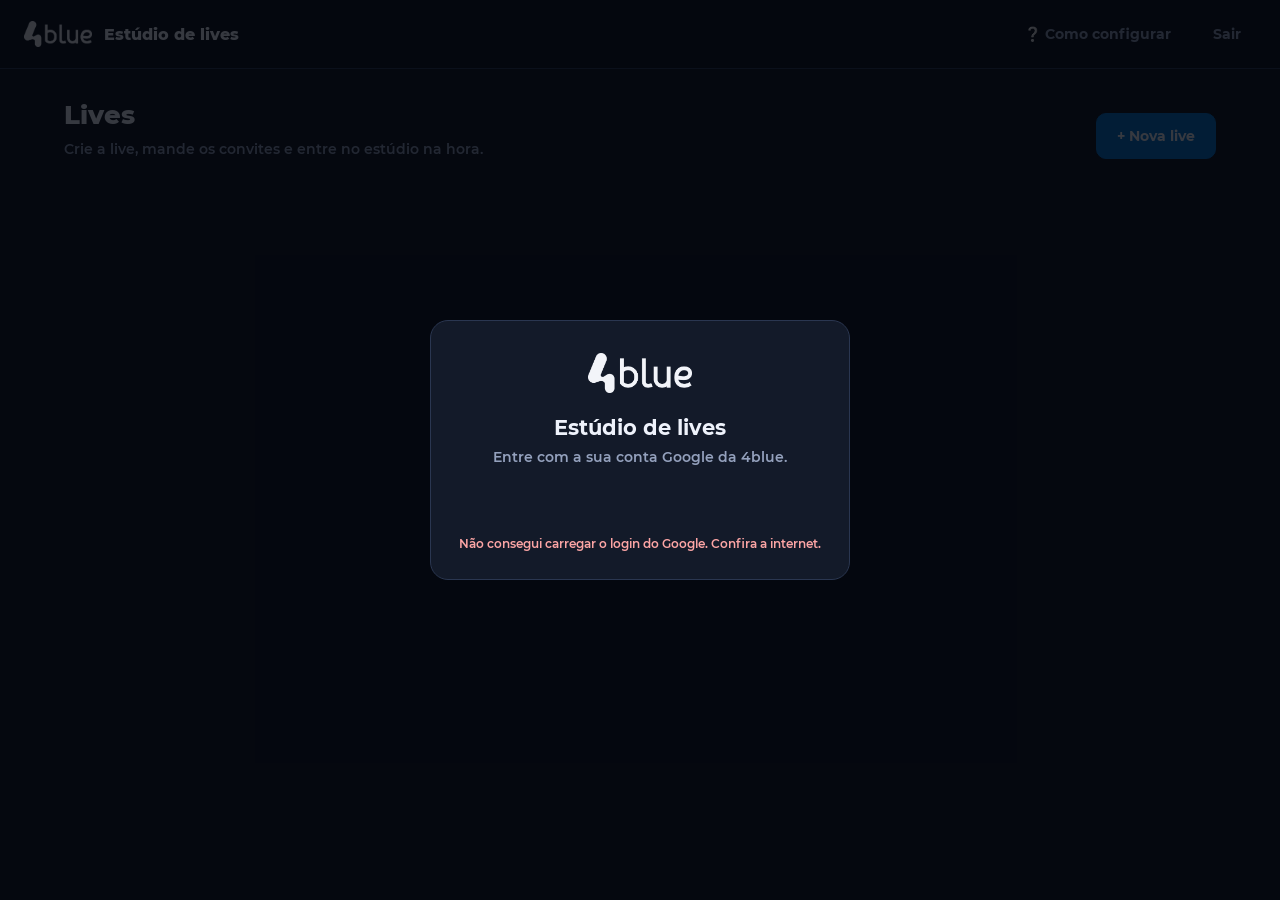
<file: index.html>
<!doctype html>
<html lang="pt-BR"><head><meta charset="utf-8">
<meta name="viewport" content="width=device-width,initial-scale=1">
<title>Estúdio 4blue — lives</title>
<style>
@font-face{font-family:Montserrat;font-weight:600;src:url(assets/Montserrat-SemiBold.ttf)}
@font-face{font-family:Montserrat;font-weight:700;src:url(assets/Montserrat-Bold.ttf)}
@font-face{font-family:Montserrat;font-weight:800;src:url(assets/Montserrat-ExtraBold.ttf)}
:root{--bg:#0c111c;--painel:#131a29;--card:#1a2335;--card2:#202b40;--linha:#2a3650;--txt:#eef2fb;--sub:#94a1bd;
  --azul:#0072CE;--ciano:#1998FF;--vivo:#e5383b;--ok:#22c55e;--amarelo:#F6BF00}
*{box-sizing:border-box}
[hidden]{display:none!important}
body{margin:0;background:var(--bg);color:var(--txt);font:600 14px/1.45 Montserrat,system-ui,sans-serif;min-height:100vh}
button,input,select,textarea{font:inherit;color:inherit}
input,select,textarea{background:#0e1524;border:1px solid var(--linha);border-radius:10px;padding:10px 12px;width:100%}
textarea{resize:vertical;min-height:70px}
input:focus,select:focus,textarea:focus{outline:2px solid var(--azul);border-color:transparent}
button{cursor:pointer;border:1px solid var(--linha);background:var(--card2);border-radius:10px;padding:9px 14px;font-weight:700}
button:hover{border-color:var(--ciano)}
button:disabled{opacity:.5;cursor:not-allowed}
.pri{background:var(--azul);border-color:var(--azul)}
.pri:hover{background:#0a80e6}
.perigo{color:#fca5a5}
.fantasma{background:transparent;border-color:transparent;color:var(--sub)}
.fantasma:hover{color:var(--txt);border-color:var(--linha)}
a{color:var(--ciano)}
label.rot{display:block;font-size:12px;color:var(--sub);margin:14px 0 5px}
.dica{color:var(--sub);font-size:12px;margin:6px 0 0}
.linha{display:flex;gap:8px;align-items:center}
.linha>*{flex:1}
.linha>button{flex:none}

header{display:flex;align-items:center;gap:12px;padding:14px 24px;border-bottom:1px solid var(--linha);background:#0a0f19;position:sticky;top:0;z-index:5}
header img{height:26px}
header h1{margin:0;font-size:16px;font-weight:800}
.esp{flex:1}
#usuario{font-size:12px;color:var(--sub)}
main{max-width:1200px;margin:0 auto;padding:28px 24px 60px}
.topo{display:flex;align-items:flex-end;gap:16px;margin-bottom:22px;flex-wrap:wrap}
.topo h2{margin:0;font-size:26px;font-weight:800}
.topo p{margin:4px 0 0;color:var(--sub)}
.grade{display:grid;grid-template-columns:repeat(auto-fill,minmax(330px,1fr));gap:16px}
.card{background:var(--card);border:1px solid var(--linha);border-radius:16px;overflow:hidden;display:flex;flex-direction:column}
.card .capa{height:96px;padding:14px 16px;display:flex;flex-direction:column;justify-content:space-between;background:linear-gradient(135deg,#004882,#0072CE)}
.card .capa.black{background:linear-gradient(135deg,#000,#2a2110)}
.card .capa.gravada{background:linear-gradient(135deg,#1f2937,#4b5563)}
.tags{display:flex;gap:6px;flex-wrap:wrap}
.tag{font-size:10px;font-weight:800;letter-spacing:.08em;text-transform:uppercase;padding:3px 8px;border-radius:6px;background:rgba(0,0,0,.35)}
.tag.hoje{background:var(--amarelo);color:#1b1400}
.tag.vivo{background:var(--vivo)}
.tag.fim{background:rgba(255,255,255,.15)}
.card .quando{font-size:13px;font-weight:700}
.card .corpo{padding:14px 16px;flex:1;display:flex;flex-direction:column;gap:10px}
.card h3{margin:0;font-size:17px;line-height:1.25}
.pessoas{display:flex;gap:6px;flex-wrap:wrap}
.pessoa{font-size:12px;background:var(--card2);border-radius:99px;padding:3px 10px;color:var(--sub)}
.yt{font-size:12px;color:var(--sub);display:flex;gap:6px;align-items:center;flex-wrap:wrap}
.card .acoes{display:flex;gap:8px;padding:0 16px 16px;flex-wrap:wrap}
.card .acoes .entrar{flex:1}
.card .acoes .entrar button{color:#fff}
.vazio{border:2px dashed var(--linha);border-radius:16px;padding:40px;text-align:center;color:var(--sub)}
.secao-t{margin:34px 0 12px;font-size:12px;letter-spacing:.12em;text-transform:uppercase;color:var(--sub)}

.fundo-modal{position:fixed;inset:0;background:rgba(3,6,12,.78);display:grid;place-items:center;z-index:20;padding:20px}
.modal{background:var(--painel);border:1px solid var(--linha);border-radius:18px;width:min(640px,100%);max-height:92vh;overflow:auto;padding:26px}
.modal h2{margin:0 0 4px;font-size:21px}
.modal .sub{color:var(--sub);margin:0 0 10px}
.modal .rodape{display:flex;gap:8px;justify-content:flex-end;margin-top:22px;align-items:center}
.tipos{display:grid;grid-template-columns:1fr 1fr;gap:10px}
.tipo{border:2px solid var(--linha);border-radius:14px;padding:14px;text-align:left;background:var(--card)}
.tipo b{display:block;margin-bottom:4px}
.tipo span{color:var(--sub);font-size:12px;font-weight:600}
.tipo.sel{border-color:var(--ciano);background:#13284a}
.vaga{display:grid;grid-template-columns:90px 1fr 1fr;gap:8px;align-items:center;margin-bottom:8px}
.vaga b{font-size:12px;color:var(--sub)}
.chk{display:flex;gap:10px;align-items:flex-start;margin-top:12px;cursor:pointer}
.chk input{width:18px;height:18px;margin-top:2px;flex:none;accent-color:var(--azul)}
.adm{display:flex;gap:10px;align-items:center;padding:10px 0;border-bottom:1px solid var(--linha)}
.adm .t{flex:1;min-width:0}
.adm small{color:var(--sub);display:block}
.adm select{width:auto}
.caixa{background:var(--card);border:1px solid var(--linha);border-radius:12px;padding:14px;margin-top:10px}
.conv{display:flex;gap:8px;align-items:center;padding:10px 0;border-bottom:1px solid var(--linha)}
.conv .t{flex:1}
.conv small{color:var(--sub);display:block}

/* guia */
.guia-passos{display:flex;gap:6px;margin:14px 0 18px}
.guia-passos i{flex:1;height:4px;border-radius:2px;background:var(--linha)}
.guia-passos i.on{background:var(--ciano)}
.guia h3{margin:0 0 8px;font-size:18px}
.guia ol,.guia ul{padding-left:20px;color:var(--sub);margin:8px 0}
.guia li{margin-bottom:7px}
.guia b{color:var(--txt)}
.guia .ilus{background:var(--card);border:1px solid var(--linha);border-radius:12px;padding:12px 14px;margin:12px 0;font-size:13px;color:var(--sub)}
kbd{background:#0e1524;border:1px solid var(--linha);border-radius:5px;padding:1px 6px;font-size:12px;color:var(--txt)}

.toast{position:fixed;bottom:20px;left:50%;transform:translateX(-50%);background:#111a2c;border:1px solid var(--ciano);padding:11px 18px;border-radius:12px;opacity:0;transition:opacity .25s;pointer-events:none;z-index:30;max-width:90vw}
.toast.on{opacity:1}
.login{text-align:center}
.login img{height:40px;margin:6px 0 14px}
#gBotao{display:flex;justify-content:center;margin:18px 0 6px;min-height:44px}
</style></head>
<body>
<header>
  <img src="assets/logo-4blue-branca.png" alt="4blue">
  <h1>Estúdio de lives</h1>
  <span class="esp"></span>
  <span id="usuario"></span>
  <button class="fantasma" id="bGuia">❔ Como configurar</button>
  <button class="fantasma" id="bAdmins" hidden>👥 Admins</button>
  <button class="fantasma" id="bSair">Sair</button>
</header>

<main>
  <div class="topo">
    <div><h2>Lives</h2><p>Crie a live, mande os convites e entre no estúdio na hora.</p></div>
    <span class="esp"></span>
    <button class="pri" id="bNova" style="padding:12px 20px">+ Nova live</button>
  </div>
  <div id="proximas" class="grade"></div>
  <div class="secao-t" id="tPassadas" hidden>Já aconteceram</div>
  <div id="passadas" class="grade"></div>
</main>

<!-- Login -->
<div class="fundo-modal" id="mLogin" hidden><div class="modal login" style="width:min(420px,100%)">
  <img src="assets/logo-4blue-branca.png" alt="4blue">
  <h2>Estúdio de lives</h2>
  <p class="sub">Entre com a sua conta Google da 4blue.</p>
  <div id="gBotao"></div>
  <p class="dica" id="loginErro" style="color:#fca5a5"></p>
</div></div>

<!-- Nova / editar live -->
<div class="fundo-modal" id="mLive" hidden><div class="modal">
  <h2 id="lTituloModal">Nova live</h2>
  <p class="sub">Dá para mudar tudo depois.</p>
  <label class="rot">Título</label>
  <input id="fTitulo" maxlength="100" placeholder="Ex.: Workshop Precificação Descomplicada" autocomplete="off">
  <div class="linha" style="margin-top:0">
    <div><label class="rot">Data</label><input id="fData" type="date"></div>
    <div><label class="rot">Hora</label><input id="fHora" type="time"></div>
  </div>
  <label class="rot">Tipo</label>
  <div class="tipos">
    <button class="tipo" data-tipo="convidados"><b>🎙 Ao vivo</b><span>Apresentadores e convidados pela câmera, com tela compartilhada.</span></button>
    <button class="tipo" data-tipo="gravada"><b>🎬 Vídeo gravado</b><span>Roda um vídeo como se fosse ao vivo, com contagem, logo e comentários.</span></button>
  </div>

  <div id="blocoConv">
    <label class="rot">Quem vai participar (dá para completar depois)</label>
    <div class="vaga"><b>Pessoa 1</b><input data-nome="c1" placeholder="Nome" autocomplete="off"><input data-cargo="c1" placeholder="Cargo (aparece na tela)" autocomplete="off"></div>
    <div class="vaga"><b>Pessoa 2</b><input data-nome="c2" placeholder="Nome" autocomplete="off"><input data-cargo="c2" placeholder="Cargo" autocomplete="off"></div>
    <div class="vaga"><b>Pessoa 3</b><input data-nome="c3" placeholder="Nome" autocomplete="off"><input data-cargo="c3" placeholder="Cargo" autocomplete="off"></div>
    <div class="vaga"><b>Tela</b><input data-nome="tela" placeholder="Quem vai mostrar slides" autocomplete="off"><span></span></div>
  </div>
  <div id="blocoGravada" hidden>
    <label class="rot">Vídeo (caminho do arquivo no PC que vai transmitir)</label>
    <input id="fVideo" placeholder="Ex.: F:\LIVES\aula-gravada.mp4" autocomplete="off">
    <p class="dica">No Windows: Shift + botão direito no arquivo → <b>Copiar como caminho</b>.</p>
    <label class="chk"><input type="checkbox" id="fAuto" checked><span>Começar sozinho no horário (o estúdio precisa estar aberto no PC que transmite)</span></label>
    <label class="chk"><input type="checkbox" id="fEncerrar" checked><span>Quando o vídeo acabar, mostrar o encerramento e terminar a live</span></label>
  </div>

  <details style="margin-top:16px"><summary style="cursor:pointer;color:var(--sub);font-size:12px;letter-spacing:.1em;text-transform:uppercase">Mais opções</summary>
    <label class="rot">Descrição (vai para o YouTube)</label>
    <textarea id="fDesc" maxlength="1500"></textarea>
    <div class="linha">
      <div><label class="rot">Quem pode ver no YouTube</label>
        <select id="fPriv"><option value="public">Pública</option><option value="unlisted">Não listada</option><option value="private">Privada</option></select></div>
      <div><label class="rot">Visual</label>
        <select id="fTema"><option value="azul">4blue (azul)</option><option value="black">Black Friday</option></select></div>
    </div>
    <label class="rot">Subtítulo da tela de abertura</label>
    <input id="fSub" placeholder="Ex.: Aula ao vivo com Renan Kaminski" autocomplete="off">
  </details>

  <label class="chk" id="rotYt"><input type="checkbox" id="fYt"><span id="txtYt">Criar a live no YouTube agora</span></label>
  <div class="rodape">
    <button class="fantasma perigo" id="bApagar" hidden>Apagar live</button>
    <span class="esp"></span>
    <button class="fantasma" data-fechar>Cancelar</button>
    <button class="pri" id="bSalvar">Criar live</button>
  </div>
</div></div>

<!-- Convites e YouTube de uma live -->
<div class="fundo-modal" id="mConv" hidden><div class="modal">
  <h2>Convites</h2>
  <p class="sub" id="convTitulo"></p>
  <div id="listaConv"></div>
  <div class="caixa" id="caixaYt"></div>
  <div class="rodape"><button class="pri" data-fechar>Pronto</button></div>
</div></div>

<!-- Admins -->
<div class="fundo-modal" id="mAdmins" hidden><div class="modal">
  <h2>Quem pode usar o Estúdio</h2>
  <p class="sub"><b>Admin</b> cria lives e libera pessoas. <b>Operador</b> cria lives e opera o estúdio.</p>
  <div id="listaAdmins"></div>
  <div class="linha" style="margin-top:14px">
    <input id="aEmail" placeholder="nome@4blue.com.br" autocomplete="off">
    <select id="aPapel" style="max-width:140px"><option value="operador">Operador</option><option value="admin">Admin</option></select>
    <button class="pri" id="bAddAdmin">Liberar</button>
  </div>
  <h2 style="margin-top:26px;font-size:17px">Canal do YouTube</h2>
  <div id="ytStatus" class="caixa">Carregando…</div>
  <div class="rodape"><button class="pri" data-fechar>Fechar</button></div>
</div></div>

<!-- Guia de configuração -->
<div class="fundo-modal" id="mGuia" hidden><div class="modal guia">
  <div class="guia-passos" id="guiaBarra"></div>
  <div id="guiaConteudo"></div>
  <div class="rodape">
    <button class="fantasma" id="gPular">Pular</button>
    <span class="esp"></span>
    <button id="gVoltar">Voltar</button>
    <button class="pri" id="gProx">Próximo</button>
  </div>
</div></div>

<div class="toast" id="toast"></div>
<script src="config.js"></script>
<script src="api.js"></script>
<script src="inicio.js"></script>
</body></html>
</file>
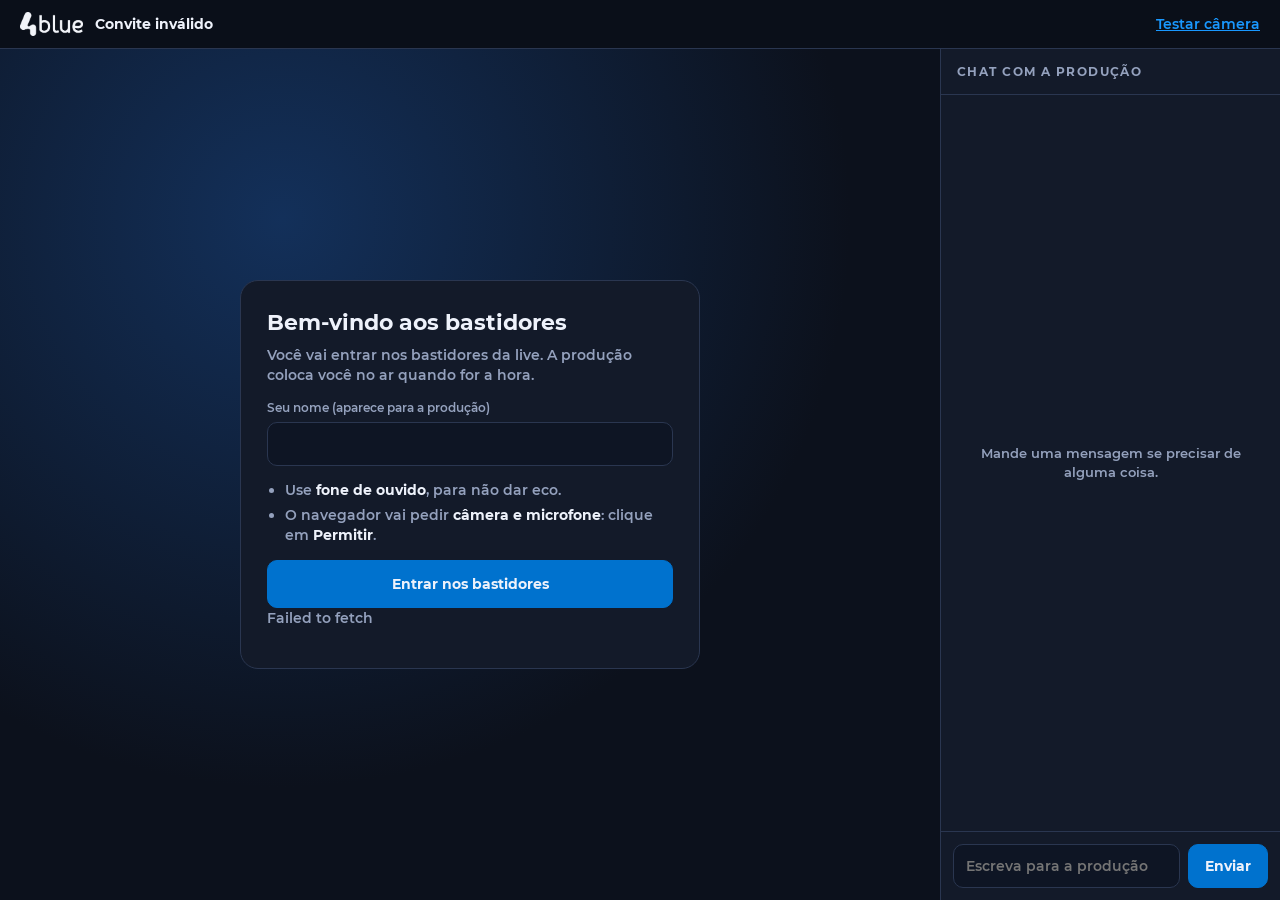
<file: convidado.html>
<!doctype html>
<html lang="pt-BR"><head><meta charset="utf-8">
<meta name="viewport" content="width=device-width,initial-scale=1">
<title>Live 4blue — convidado</title>
<style>
@font-face{font-family:Montserrat;font-weight:600;src:url(assets/Montserrat-SemiBold.ttf)}
@font-face{font-family:Montserrat;font-weight:700;src:url(assets/Montserrat-Bold.ttf)}
@font-face{font-family:Montserrat;font-weight:800;src:url(assets/Montserrat-ExtraBold.ttf)}
:root{--bg:#0c111c;--painel:#131a29;--card:#1a2335;--linha:#2a3650;--txt:#eef2fb;--sub:#94a1bd;--azul:#0072CE;--ciano:#1998FF;--amarelo:#F6BF00}
*{box-sizing:border-box}
[hidden]{display:none!important}
html,body{height:100%}
body{margin:0;background:var(--bg);color:var(--txt);font:600 14px/1.45 Montserrat,system-ui,sans-serif;display:flex;flex-direction:column}
button,input,textarea{font:inherit;color:inherit}
input,textarea{background:#0e1524;border:1px solid var(--linha);border-radius:10px;padding:11px 12px;width:100%}
input:focus,textarea:focus{outline:2px solid var(--azul);border-color:transparent}
button{cursor:pointer;border:1px solid var(--linha);background:#202b40;border-radius:10px;padding:10px 16px;font-weight:700}
.pri{background:var(--azul);border-color:var(--azul)}
a{color:var(--ciano)}
header{display:flex;align-items:center;gap:12px;padding:12px 20px;border-bottom:1px solid var(--linha);background:#0a0f19}
header img{height:24px}
header .t{flex:1;min-width:0}
header b{display:block;white-space:nowrap;overflow:hidden;text-overflow:ellipsis}
header small{color:var(--sub)}
.app{flex:1;display:grid;grid-template-columns:1fr 340px;min-height:0}
@media(max-width:900px){.app{grid-template-columns:1fr;grid-template-rows:1fr 320px}}
.cam{position:relative;background:#000;min-height:0}
.cam iframe{position:absolute;inset:0;width:100%;height:100%;border:0}
.entrada{position:absolute;inset:0;display:grid;place-items:center;padding:20px;background:radial-gradient(circle at 30% 20%,#13305a,#0c111c 60%)}
.entrada .caixa{width:min(460px,100%);background:var(--painel);border:1px solid var(--linha);border-radius:18px;padding:26px}
.entrada h1{margin:0 0 6px;font-size:22px}
.entrada p{color:var(--sub);margin:0 0 14px}
.entrada ul{color:var(--sub);padding-left:18px;margin:14px 0}
.entrada li{margin-bottom:5px}
.entrada li b{color:var(--txt)}
aside{border-left:1px solid var(--linha);background:var(--painel);display:flex;flex-direction:column;min-height:0}
aside h2{margin:0;padding:14px 16px;font-size:12px;letter-spacing:.12em;text-transform:uppercase;color:var(--sub);border-bottom:1px solid var(--linha)}
.msgs{flex:1;overflow:auto;padding:12px 14px;display:flex;flex-direction:column;gap:8px}
.m{max-width:88%;padding:8px 11px;border-radius:12px;background:#1a2335;align-self:flex-start;word-break:break-word}
.m small{display:block;color:var(--sub);font-size:11px;margin-bottom:2px}
.m.prod{background:#13305a;border:1px solid #1d4b8a}
.m.eu{align-self:flex-end;background:#0f3d22;border:1px solid #1f6b3c}
.vazio{color:var(--sub);font-size:13px;text-align:center;margin:auto}
form{display:flex;gap:8px;padding:12px;border-top:1px solid var(--linha)}
.erro{color:#fca5a5}
</style></head>
<body>
<header>
  <img src="assets/logo-4blue-branca.png" alt="4blue">
  <div class="t"><b id="titulo">Carregando…</b><small id="subt"></small></div>
  <a href="" id="lTeste" target="_blank" rel="noopener">Testar câmera</a>
</header>
<div class="app">
  <section class="cam">
    <div class="entrada" id="entrada">
      <div class="caixa">
        <h1 id="eTitulo">Bem-vindo aos bastidores</h1>
        <p id="eTexto">Você vai entrar nos bastidores da live. A produção coloca você no ar quando for a hora.</p>
        <label style="display:block;font-size:12px;color:var(--sub);margin-bottom:5px">Seu nome (aparece para a produção)</label>
        <input id="nome" autocomplete="name" maxlength="60">
        <ul>
          <li>Use <b>fone de ouvido</b>, para não dar eco.</li>
          <li>O navegador vai pedir <b>câmera e microfone</b>: clique em <b>Permitir</b>.</li>
          <li id="dicaTela" hidden>Na hora de compartilhar, escolha a <b>tela</b> ou a <b>janela dos slides</b>.</li>
        </ul>
        <button class="pri" id="bEntrar" style="width:100%;padding:13px">Entrar nos bastidores</button>
        <p class="erro" id="erro"></p>
      </div>
    </div>
  </section>
  <aside>
    <h2>Chat com a produção</h2>
    <div class="msgs" id="msgs"><div class="vazio">Mande uma mensagem se precisar de alguma coisa.</div></div>
    <form id="form"><input id="texto" placeholder="Escreva para a produção" autocomplete="off" maxlength="500"><button class="pri">Enviar</button></form>
  </aside>
</div>
<script src="config.js"></script>
<script src="api.js"></script>
<script>
const $=id=>document.getElementById(id);
const q=new URLSearchParams(location.search);
const ID=q.get('l'),VAGA=q.get('v')||'c1',K=q.get('k');
let live=null,desde=0,entrou=false;
const KN='estudio4blue:convidado:nome';
$('lTeste').href=CFG.TESTE_MENTOR||'teste-mentor.html';
async function chamar(action,dados){return Api.post(action,Object.assign({id:ID,k:K,vaga:VAGA,nome:$('nome').value.trim()},dados||{}))}
(async()=>{
  try{
    const r=await chamar('convidado.entrar');
    live=r.live;
    $('titulo').textContent=live.titulo;
    $('subt').textContent=(live.inicio?new Date(live.inicio).toLocaleString('pt-BR',{weekday:'long',day:'2-digit',month:'2-digit',hour:'2-digit',minute:'2-digit'})+' · ':'')+(VAGA==='tela'?'Compartilhar tela':'Convidado');
    $('nome').value=localStorage.getItem(KN)||r.nome||'';
    if(VAGA==='tela'){$('eTitulo').textContent='Compartilhar a tela';$('eTexto').textContent='Este link serve só para mostrar a tela ou os slides na live.';$('dicaTela').hidden=false;$('bEntrar').textContent='Escolher a tela'}
    document.title=live.titulo+' — bastidores';
    lerChat();
  }catch(e){$('titulo').textContent='Convite inválido';$('erro').textContent=e.message;$('bEntrar').disabled=true}
})();
$('bEntrar').onclick=()=>{
  const nome=$('nome').value.trim();if(!nome){$('erro').textContent='Escreva o seu nome';return}
  localStorage.setItem(KN,nome);
  const id=live.sala+'_'+VAGA;
  const p=new URLSearchParams({room:live.sala,push:id,password:live.senhaSala,label:nome});
  const extra=VAGA==='tela'?'&screenshare&quality=0':'&webcam&quality=1&echocancellation=1&noisesuppression=1&autogain=1';
  const f=document.createElement('iframe');
  f.allow='camera;microphone;display-capture;autoplay;fullscreen;clipboard-write';
  f.src='https://vdo.ninja/?'+p.toString()+extra;
  document.querySelector('.cam').appendChild(f);
  $('entrada').hidden=true;entrou=true;
  chamar('convidado.chat').catch(()=>{});
};
async function lerChat(){
  try{
    const r=await chamar('convidado.chat',{desde});
    if(r.msgs&&r.msgs.length){
      const box=$('msgs');if(!desde) box.innerHTML='';
      r.msgs.forEach(m=>{
        const d=document.createElement('div');
        const eu=m.papel==='convidado'&&m.vaga===VAGA;
        d.className='m '+(m.papel==='producao'?'prod':eu?'eu':'');
        d.innerHTML=`<small>${esc(m.papel==='producao'?'Produção · '+m.nome:eu?'Você':m.nome)}</small>${esc(m.texto)}`;
        box.appendChild(d);
      });
      box.scrollTop=box.scrollHeight;
      desde=r.msgs[r.msgs.length-1].t;
    }
  }catch(e){}
  setTimeout(lerChat,3000);
}
$('form').onsubmit=async e=>{
  e.preventDefault();const t=$('texto').value.trim();if(!t)return;
  if(!$('nome').value.trim()){$('nome').value=VAGA==='tela'?'Tela':'Convidado'}
  $('texto').value='';
  try{await chamar('convidado.enviar',{texto:t});setTimeout(()=>{},0)}catch(err){alert(err.message)}
};
</script>
</body></html>
</file>
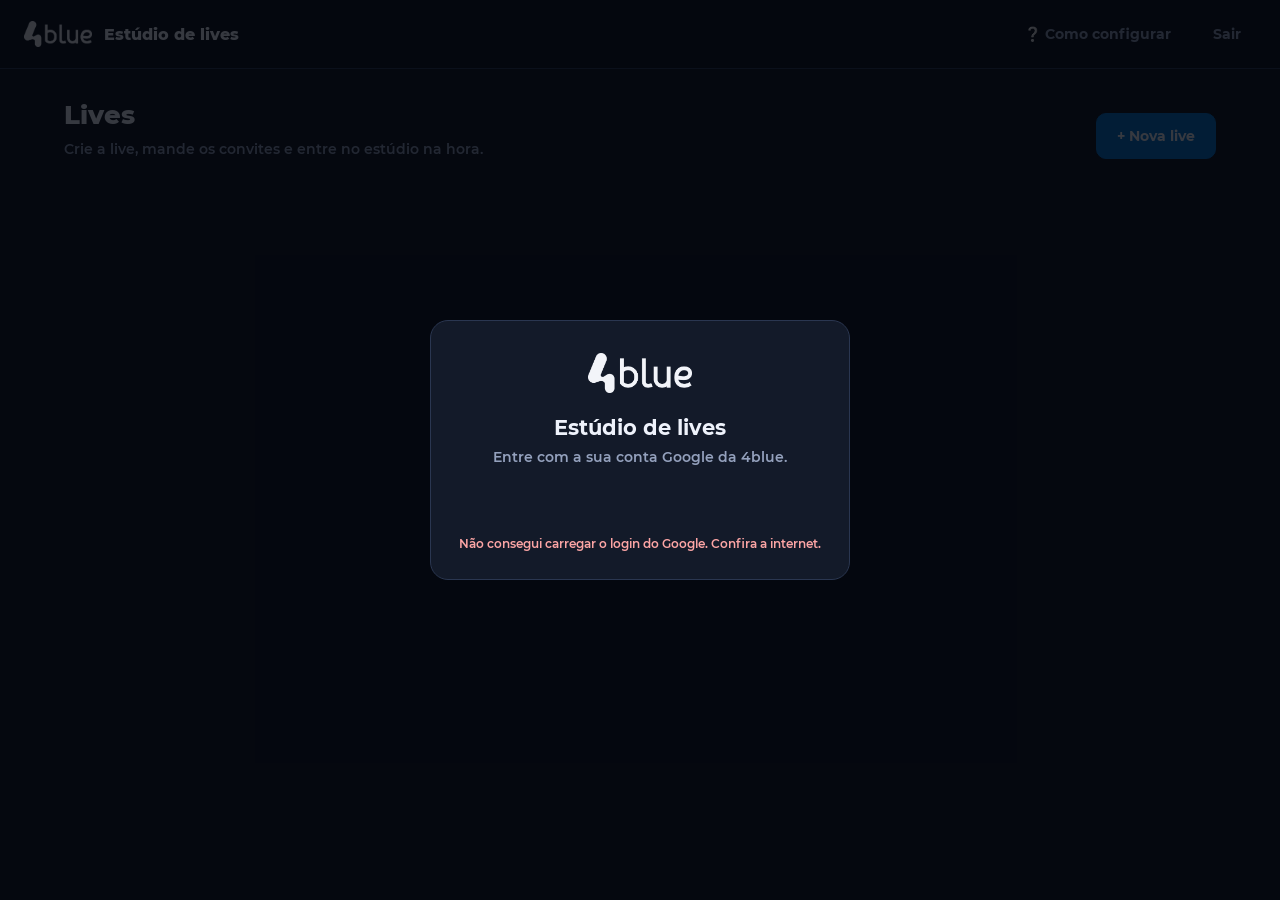
<file: estudio.html>
<!doctype html>
<html lang="pt-BR"><head><meta charset="utf-8">
<meta name="viewport" content="width=device-width,initial-scale=1">
<title>Estúdio 4blue</title>
<style>
@font-face{font-family:Montserrat;font-weight:600;src:url(assets/Montserrat-SemiBold.ttf)}
@font-face{font-family:Montserrat;font-weight:700;src:url(assets/Montserrat-Bold.ttf)}
@font-face{font-family:Montserrat;font-weight:800;src:url(assets/Montserrat-ExtraBold.ttf)}
:root{--bg:#0c111c;--painel:#131a29;--card:#1a2335;--card2:#202b40;--linha:#2a3650;--txt:#eef2fb;--sub:#94a1bd;
  --azul:#0072CE;--ciano:#1998FF;--vivo:#e5383b;--ok:#22c55e;--amarelo:#F6BF00}
*{box-sizing:border-box}
[hidden]{display:none!important}
html,body{height:100%}
body{margin:0;background:var(--bg);color:var(--txt);font:600 14px/1.4 Montserrat,system-ui,sans-serif;display:flex;flex-direction:column}
button,input,select,textarea{font:inherit;color:inherit}
input,select,textarea{background:#0e1524;border:1px solid var(--linha);border-radius:10px;padding:10px 12px;width:100%}
textarea{resize:vertical;min-height:64px}
input:focus,select:focus,textarea:focus{outline:2px solid var(--azul);border-color:transparent}
button{cursor:pointer;border:1px solid var(--linha);background:var(--card2);border-radius:10px;padding:9px 14px;font-weight:700;transition:background .15s,border-color .15s}
button:hover{border-color:var(--ciano)}
button:disabled{opacity:.45;cursor:not-allowed}
.pri{background:var(--azul);border-color:var(--azul)}
.pri:hover{background:#0a80e6}
.fantasma{background:transparent;border-color:transparent;color:var(--sub)}
.fantasma:hover{color:var(--txt);border-color:var(--linha)}
label.rot{display:block;font-size:12px;color:var(--sub);margin:12px 0 5px}
.dica{color:var(--sub);font-size:12px;margin:6px 0 0;font-weight:600}

header{display:flex;align-items:center;gap:12px;padding:10px 16px;border-bottom:1px solid var(--linha);background:#0a0f19}
header img{height:24px}
#titulo{max-width:380px;background:transparent;border-color:transparent;font-weight:800;font-size:15px}
#titulo:hover{border-color:var(--linha)}
.esp{flex:1}
.pill{display:inline-flex;align-items:center;gap:7px;padding:6px 11px;border-radius:99px;background:var(--card);font-size:12px;cursor:default;white-space:nowrap}
.pill i{width:8px;height:8px;border-radius:50%;background:#64748b}
.pill.ok i{background:var(--ok)}.pill.erro i{background:var(--vivo)}
#stats{font-size:12px;color:var(--sub);white-space:nowrap}
#usuario{font-size:12px;color:var(--sub)}
#bVivo{background:var(--vivo);border-color:var(--vivo);padding:10px 18px}
#bVivo.no-ar{background:#3a1216;border-color:var(--vivo);color:#ffc9cb}
#bGravar.on{background:#7c2d12;border-color:#ea580c}

.app{flex:1;display:grid;grid-template-columns:1fr 390px;min-height:0}
@media(max-width:1100px){.app{grid-template-columns:1fr}}
.centro{padding:16px 20px;overflow:auto;display:flex;flex-direction:column;gap:14px;min-width:0}
aside{border-left:1px solid var(--linha);background:var(--painel);display:flex;flex-direction:column;min-height:0}

.palco{position:relative;max-width:1040px;width:100%;margin:0 auto;aspect-ratio:16/9;background:#000;border-radius:14px;overflow:hidden;box-shadow:0 10px 40px rgba(0,0,0,.4);flex:none}
.palco img{width:100%;height:100%;object-fit:contain;display:block}
.palco .vazio{position:absolute;inset:0;display:grid;place-items:center;color:var(--sub);text-align:center;padding:20px}
.palco .tag{position:absolute;top:12px;left:12px;background:rgba(0,0,0,.65);color:#fff;font-size:11px;font-weight:800;letter-spacing:.12em;padding:4px 10px;border-radius:6px}
.palco .tag.vivo{background:var(--vivo)}

.barra{max-width:1040px;width:100%;margin:0 auto;display:flex;gap:8px;flex-wrap:wrap;align-items:stretch;justify-content:center}
.barra .grupo{display:flex;gap:4px;background:var(--painel);padding:6px;border-radius:12px;border:1px solid var(--linha);align-items:stretch}
.lay{display:flex;flex-direction:column;align-items:center;justify-content:center;gap:4px;padding:7px 8px;min-width:70px;font-size:11px;background:transparent;border-color:transparent}
.lay svg{width:34px;height:20px}
.lay svg rect{fill:#6d7d9e}
.lay.sel{background:var(--azul);border-color:var(--azul)}
.lay.sel svg rect{fill:#fff}
.tela-b{font-size:12px;padding:9px 12px;background:transparent;border-color:transparent}
.tela-b.sel{background:var(--vivo);border-color:var(--vivo)}
#bVoltarPalco{background:var(--ok);border-color:var(--ok);color:#052e14}

.bast{max-width:1040px;width:100%;margin:0 auto}
.bast-topo{display:flex;align-items:center;gap:10px;margin-bottom:10px;flex-wrap:wrap}
.bast-topo h2{margin:0;font-size:13px;letter-spacing:.12em;text-transform:uppercase;color:var(--sub)}
.cards{display:grid;grid-template-columns:repeat(4,1fr);gap:12px}
@media(max-width:900px){.cards{grid-template-columns:repeat(2,1fr)}}
.pc{background:var(--card);border:2px solid var(--linha);border-radius:14px;overflow:hidden;display:flex;flex-direction:column}
.pc.no-palco{border-color:var(--vivo)}
.pc .mini{position:relative;aspect-ratio:16/9;background:#070b13;display:grid;place-items:center;color:#4b5875;font-size:12px;text-align:center;padding:6px}
.pc .mini iframe{position:absolute;inset:0;width:100%;height:100%;border:0;pointer-events:none}
.pc .mini .selo{position:absolute;top:8px;left:8px;background:var(--vivo);font-size:10px;font-weight:800;letter-spacing:.1em;padding:3px 8px;border-radius:5px;z-index:1;color:#fff}
.pc .info{padding:10px;display:flex;flex-direction:column;gap:8px}
.pc .nome{display:flex;align-items:center;gap:6px;min-height:22px}
.pc .nome b{flex:1;white-space:nowrap;overflow:hidden;text-overflow:ellipsis}
.pc .nome b.sem{color:var(--sub);font-weight:600}
.pc .med{height:4px;background:#0e1524;border-radius:2px;overflow:hidden}
.pc .med i{display:block;height:100%;width:0;background:var(--ok);transition:width .08s}
.pc .acoes{display:flex;gap:6px}
.pc .acoes .grande{flex:1;padding:9px 8px}
.pc.no-palco .acoes .grande{background:#3a1216;border-color:var(--vivo);color:#ffc9cb}
.ic{padding:8px 10px;min-width:38px}
.ic.mudo{background:#3a1216;border-color:var(--vivo)}

.abas{display:flex;border-bottom:1px solid var(--linha)}
.abas button{flex:1;border:0;border-radius:0;background:transparent;padding:14px 6px;color:var(--sub);font-size:12px;border-bottom:2px solid transparent}
.abas button.sel{color:var(--txt);border-bottom-color:var(--ciano)}
.aba{display:none;padding:16px;overflow:auto;flex:1}
.aba.sel{display:block}
.secao{margin-bottom:22px}
.secao h3{margin:0 0 10px;font-size:12px;letter-spacing:.12em;text-transform:uppercase;color:var(--sub);display:flex;align-items:center;gap:8px}
.secao h3 .esp{flex:1}
.item{background:var(--card);border:1px solid var(--linha);border-radius:12px;padding:10px 12px;margin-bottom:8px;cursor:pointer;display:flex;gap:10px;align-items:center}
.item:hover{border-color:var(--ciano)}
.item.on{border-color:var(--amarelo);background:#2a2410}
.item .t{flex:1;min-width:0}
.item .t b{display:block;white-space:nowrap;overflow:hidden;text-overflow:ellipsis}
.item .t small{color:var(--sub);display:block;overflow:hidden;text-overflow:ellipsis}
.item .t p{margin:2px 0 0;font-weight:600;word-break:break-word}
.item .x{background:transparent;border:0;color:var(--sub);padding:4px 6px}
.item .x:hover{color:var(--vivo)}
.item img{width:32px;height:32px;border-radius:50%;object-fit:cover;flex:none;align-self:flex-start}
.liga{display:flex;align-items:center;gap:10px}
.chave{position:relative;width:42px;height:24px;border-radius:99px;background:#334160;border:0;padding:0;flex:none}
.chave::after{content:"";position:absolute;top:3px;left:3px;width:18px;height:18px;border-radius:50%;background:#fff;transition:left .15s}
.chave.on{background:var(--ok)}
.chave.on::after{left:21px}
.temas{display:grid;grid-template-columns:1fr 1fr;gap:8px}
.tema{height:64px;border-radius:12px;border:2px solid var(--linha);display:flex;align-items:flex-end;padding:8px;font-size:12px}
.tema.sel{border-color:var(--ciano);box-shadow:0 0 0 2px var(--ciano)}
.tema[data-t=azul]{background:linear-gradient(135deg,#004882,#0072CE)}
.tema[data-t=black]{background:linear-gradient(135deg,#000,#2a2110);color:#E8C26A}
.chat{display:flex;flex-direction:column;gap:6px}
.vazio-txt{color:var(--sub);font-size:13px;padding:8px 0;line-height:1.5}

.fundo-modal{position:fixed;inset:0;background:rgba(3,6,12,.78);display:grid;place-items:center;z-index:20;padding:20px}
.modal{background:var(--painel);border:1px solid var(--linha);border-radius:18px;width:min(560px,100%);max-height:90vh;overflow:auto;padding:24px}
.modal h2{margin:0 0 6px;font-size:20px}
.modal .sub{color:var(--sub);margin:0 0 16px}
.modal .rodape{display:flex;gap:8px;justify-content:flex-end;margin-top:18px}
.passos{margin:0 0 14px;padding-left:20px;color:var(--sub)}
.passos li{margin-bottom:6px}
.passos b{color:var(--txt)}
.conv{background:var(--card);border:1px solid var(--linha);border-radius:12px;padding:12px;margin-bottom:10px}
.conv .linha{display:flex;gap:8px;align-items:center}
.conv .linha b{width:96px;flex:none;font-size:12px;color:var(--sub)}
details summary{cursor:pointer;color:var(--sub);font-size:12px;letter-spacing:.1em;text-transform:uppercase;margin:16px 0 8px}
.log{background:#070b13;border-radius:10px;padding:10px;font:12px/1.5 Consolas,monospace;max-height:150px;overflow:auto;color:#9fb3d9;white-space:pre-wrap;margin-top:10px}
.toast{position:fixed;bottom:20px;left:50%;transform:translateX(-50%);background:#111a2c;border:1px solid var(--ciano);padding:11px 18px;border-radius:12px;opacity:0;transition:opacity .25s;pointer-events:none;z-index:30;max-width:90vw}
.toast.on{opacity:1}
.pop{position:fixed;background:var(--painel);border:1px solid var(--linha);border-radius:12px;padding:8px;display:flex;gap:6px;z-index:10;box-shadow:0 10px 30px rgba(0,0,0,.5)}
.login{text-align:center}
.login img{height:40px;margin:6px 0 14px}
#gBotao{display:flex;justify-content:center;margin:18px 0 6px;min-height:44px}
.voltar{color:var(--sub);text-decoration:none;font-size:18px;padding:4px 8px;border-radius:8px}
.voltar:hover{background:var(--card);color:var(--txt)}
.badge{background:var(--vivo);color:#fff;border-radius:99px;font-size:10px;padding:1px 6px;margin-left:4px}
#aEquipe.sel{display:flex!important}
.presencas{display:flex;gap:6px;flex-wrap:wrap;padding:12px 14px;border-bottom:1px solid var(--linha)}
.pres{font-size:11px;padding:4px 9px;border-radius:99px;background:var(--card);color:var(--sub)}
.pres.on{background:#0f3d22;color:#86efac}
.eq-msgs{flex:1;overflow:auto;padding:12px 14px;display:flex;flex-direction:column;gap:8px;min-height:200px}
.eq-m{max-width:90%;padding:8px 11px;border-radius:12px;background:var(--card);align-self:flex-start;word-break:break-word}
.eq-m small{display:block;color:var(--sub);font-size:11px;margin-bottom:2px}
.eq-m.eu{align-self:flex-end;background:#13305a;border:1px solid #1d4b8a}
.eq-form{display:flex;gap:8px;padding:12px;border-top:1px solid var(--linha)}
.pc .na-sala{font-size:10px;color:#86efac;white-space:nowrap}
.gravada-box{max-width:1040px;width:100%;margin:0 auto;background:var(--painel);border:1px solid var(--linha);border-radius:14px;padding:16px 18px}
.gv-topo{display:flex;align-items:center;gap:10px}
.gv-tag{font-size:11px;font-weight:800;letter-spacing:.1em;color:var(--amarelo)}
.gv-status{font-size:12px;padding:4px 10px;border-radius:99px;background:var(--card)}
.gv-relogio{font-size:28px;font-weight:800;margin:12px 0 4px}
body.gravada .bast,body.gravada #layouts,body.gravada #bVoltarPalco,body.gravada [data-tela=INTERVALO]{display:none!important}
</style></head>
<body>
<header>
  <a href="index.html" class="voltar" title="Voltar para as lives">◀</a>
  <img src="assets/logo-4blue-branca.png" alt="4blue">
  <input id="titulo" autocomplete="off" placeholder="Nome da live (aparece na abertura)">
  <span class="esp"></span>
  <span id="stats"></span>
  <span class="pill" id="pObs" title="Conexão com o OBS"><i></i><span>OBS</span></span>
  <span id="usuario"></span>
  <button class="fantasma" id="bConfig" title="Configurações">⚙ Configurações</button>
  <button id="bGravar" disabled>● Gravar</button>
  <button id="bVivo" disabled>Entrar ao vivo</button>
</header>

<div class="app">
  <section class="centro">
    <div class="palco" id="palco"><div class="vazio" id="palcoVazio">Conecte o OBS para ver o que está indo ao ar</div></div>

    <div class="gravada-box" id="gravada" hidden>
      <div class="gv-topo"><span class="gv-tag">🎬 LIVE COM VÍDEO GRAVADO</span><span class="esp"></span><span id="gvStatus" class="gv-status">Aguardando</span></div>
      <label class="rot" style="margin-top:6px">Vídeo (caminho no PC que transmite)</label>
      <div style="display:flex;gap:8px"><input id="gvVideo" autocomplete="off" placeholder="F:\LIVES\aula.mp4"><button id="gvSalvar">Salvar</button></div>
      <div class="gv-relogio" id="gvRelogio"></div>
      <div class="liga" style="margin-top:6px"><button class="chave" id="gvAuto"></button><span>Começar sozinho: entra no ar 5 min antes com a contagem e roda o vídeo no horário</span></div>
      <div class="liga" style="margin-top:8px"><button class="chave" id="gvEncerrar"></button><span>No fim do vídeo, mostrar o encerramento e terminar a live</span></div>
      <div style="display:flex;gap:8px;margin-top:14px;flex-wrap:wrap">
        <button class="pri" id="gvAgora">▶ Rodar o vídeo agora</button>
        <button id="gvContagem">Mostrar contagem e entrar ao vivo</button>
      </div>
      <p class="dica">Deixe este PC ligado, com o estúdio aberto e sem entrar em suspensão até o fim da live.</p>
    </div>

    <div class="barra">
      <div class="grupo" id="layouts" title="Como as pessoas aparecem na tela"></div>
      <div class="grupo" id="telas">
        <button class="tela-b" id="bVoltarPalco" hidden>◀ Voltar ao palco</button>
        <button class="tela-b" data-tela="ABERTURA">Abertura</button>
        <button class="tela-b" data-tela="INTERVALO">Intervalo</button>
        <button class="tela-b" data-tela="VOLTAMOS">Voltamos já</button>
        <button class="tela-b" data-tela="ENCERRAMENTO">Encerramento</button>
      </div>
    </div>

    <div class="bast">
      <div class="bast-topo">
        <h2>Bastidores</h2>
        <span class="dica" style="margin:0">Quem entra pelo convite aparece aqui. <b>Pôr no palco</b> coloca no ar.</span>
        <span class="esp"></span>
        <button class="fantasma" id="bFalar" title="Abre a sala para conversar com os convidados antes de entrarem">🎧 Falar com convidados</button>
        <button class="pri" id="bConvidar">+ Convidar</button>
      </div>
      <div class="cards" id="cards"></div>
    </div>
  </section>

  <aside>
    <div class="abas" id="abas">
      <button data-aba="aEquipe" class="sel">Chat <span class="badge" id="naoLidas" hidden></span></button>
      <button data-aba="aComent">Comentários</button>
      <button data-aba="aBanner">Banners</button>
      <button data-aba="aMarca">Marca</button>
      <button data-aba="aMidia">Vídeos</button>
    </div>

    <div class="aba sel" id="aEquipe" style="display:none;flex-direction:column;padding:0">
      <div class="presencas" id="presencas"></div>
      <div class="eq-msgs" id="eqMsgs"><div class="vazio-txt" style="text-align:center;margin:auto">Converse aqui com os convidados e com a equipe.<br>Os convidados veem este chat na página deles.</div></div>
      <form class="eq-form" id="eqForm"><input id="eqTexto" placeholder="Mensagem para os convidados e a equipe" autocomplete="off" maxlength="500"><button class="pri">Enviar</button></form>
    </div>

    <div class="aba" id="aComent">
      <div id="chatConfig">
        <label class="rot" style="margin-top:0">Link da live no YouTube</label>
        <div style="display:flex;gap:8px"><input id="chatLink" autocomplete="off" placeholder="Cole o link da live"><button class="pri" id="bChat">Ligar</button></div>
        <p class="dica" id="chatStatus"></p>
      </div>
      <div class="secao" style="margin-top:14px">
        <h3>Comentários <span class="esp"></span><button class="fantasma" id="bTirarComent" style="padding:4px 8px;font-size:11px">Tirar da tela</button></h3>
        <div class="chat" id="chat"></div>
      </div>
      <details><summary>Escrever um comentário</summary>
        <input id="mNome" autocomplete="off" placeholder="Nome">
        <textarea id="mTexto" placeholder="Comentário" style="margin-top:6px"></textarea>
        <button id="bManual" style="margin-top:6px">Mostrar na live</button>
      </details>
    </div>

    <div class="aba" id="aBanner">
      <div class="secao">
        <h3>Nome na tela <span class="esp"></span><button class="fantasma" id="bTirarBanner" style="padding:4px 8px;font-size:11px">Tirar</button></h3>
        <div id="listaBanners"></div>
        <div style="display:flex;gap:6px;margin-top:6px"><input id="nbTitulo" autocomplete="off" placeholder="Nome ou título"><input id="nbSub" autocomplete="off" placeholder="Cargo (opcional)"><button id="bAddBanner" title="Adicionar">+</button></div>
        <p class="dica">Clique para mostrar. Clique de novo para tirar.</p>
      </div>
      <div class="secao">
        <h3>Letreiro <span class="esp"></span><button class="chave" id="kLetreiro" title="Mostrar letreiro"></button></h3>
        <textarea id="lTexto" placeholder="Texto que corre na parte de baixo da tela" rows="2"></textarea>
      </div>
      <div class="secao">
        <h3>Chamada com QR code <span class="esp"></span><button class="chave" id="kCta" title="Mostrar chamada"></button></h3>
        <input id="kTitulo" autocomplete="off" placeholder="Título (ex.: Garanta sua vaga)">
        <input id="kLink" autocomplete="off" placeholder="Link do QR code (https://...)" style="margin-top:6px">
        <input id="kLinkTexto" autocomplete="off" placeholder="Link escrito na tela (ex.: 4blue.com.br/oferta)" style="margin-top:6px">
        <input id="kTexto" autocomplete="off" placeholder="Texto pequeno (ex.: Aponte a câmera do celular)" style="margin-top:6px">
      </div>
    </div>

    <div class="aba" id="aMarca">
      <div class="secao">
        <h3>Tema</h3>
        <div class="temas"><button class="tema" data-t="azul">4blue</button><button class="tema" data-t="black">Black Friday</button></div>
      </div>
      <div class="secao"><div class="liga"><button class="chave" id="kLogo"></button><span>Logo no canto da tela</span></div></div>
      <div class="secao">
        <h3>Abertura</h3>
        <input id="tSub" autocomplete="off" placeholder="Subtítulo (ex.: Aula ao vivo com Renan Kaminski)">
        <label class="rot">Horário de início (contagem regressiva)</label>
        <input id="tInicio" autocomplete="off" type="time">
      </div>
      <details><summary>Textos das outras telas</summary>
        <label class="rot">Intervalo</label><input id="tTxtInt" autocomplete="off" placeholder="Aproveite para pegar uma água. Já voltamos.">
        <label class="rot">Voltamos já</label><input id="tTxtVolt" autocomplete="off" placeholder="Estamos ajustando a transmissão. Não saia daqui.">
        <label class="rot">Encerramento</label>
        <input id="tFimChapeu" autocomplete="off" placeholder="Obrigado por assistir">
        <input id="tFimTitulo" autocomplete="off" placeholder="Até a próxima" style="margin-top:6px">
        <input id="tFimTexto" autocomplete="off" placeholder="Texto" style="margin-top:6px">
      </details>
    </div>

    <div class="aba" id="aMidia">
      <div class="secao">
        <h3>Vídeos</h3>
        <div id="listaVideos"></div>
        <div style="display:flex;gap:6px;margin-top:6px"><input id="novoVideo" autocomplete="off" placeholder="Caminho do arquivo (ex.: F:\VIDEOS\vinheta.mp4)"><button id="bAddVideo" title="Adicionar">+</button></div>
        <p class="dica">No Windows: segure <b>Shift</b>, clique com o botão direito no vídeo e escolha <b>Copiar como caminho</b>. Quando o vídeo acaba, a live volta sozinha para o palco.</p>
      </div>
    </div>
  </aside>
</div>

<!-- Login -->
<div class="fundo-modal" id="mLogin" hidden><div class="modal login">
  <img src="assets/logo-4blue-branca.png" alt="4blue">
  <h2>Estúdio de lives</h2>
  <p class="sub">Entre com a sua conta Google da 4blue.</p>
  <div id="gBotao"></div>
  <p class="dica" id="loginErro" style="color:#fca5a5"></p>
</div></div>

<!-- Conectar ao OBS -->
<div class="fundo-modal" id="mConectar" hidden><div class="modal">
  <h2>Conectar ao OBS deste computador</h2>
  <p class="sub">Só na primeira vez em cada computador. Depois o painel conecta sozinho.</p>
  <ol class="passos">
    <li>Abra o <b>OBS</b> neste computador.</li>
    <li>No OBS: <b>Ferramentas → Configurações do servidor WebSocket</b> e marque <b>Habilitar</b>.</li>
    <li>Clique em <b>Mostrar informações de conexão</b>, copie a <b>senha</b> e cole aqui.</li>
  </ol>
  <label class="rot">Senha do OBS</label>
  <input id="cSenha" type="password" autocomplete="off" placeholder="cole a senha aqui">
  <p class="dica" id="conectarErro" style="color:#fca5a5"></p>
  <div class="rodape"><button class="fantasma" data-fechar>Depois</button><button class="pri" id="bConectar">Conectar</button></div>
</div></div>

<!-- Preparar o OBS -->
<div class="fundo-modal" id="mPreparar" hidden><div class="modal">
  <h2>Preparar o OBS</h2>
  <p class="sub" id="prepTexto">Vou criar as cenas, as telas e os filtros de som dentro do OBS. Leva uns segundos.</p>
  <div class="log" id="log" hidden></div>
  <div class="rodape"><button class="fantasma" id="bPrepDepois">Agora não</button><button class="pri" id="bPreparar">Preparar automaticamente</button></div>
</div></div>

<!-- Convidar -->
<div class="fundo-modal" id="mConvidar" hidden><div class="modal">
  <h2>Convidar pessoas</h2>
  <p class="sub">Escreva o nome e copie o convite. A mensagem já vai com o link de entrada e o teste de câmera: é só colar no WhatsApp.</p>
  <div id="listaConv"></div>
  <div class="rodape"><button class="pri" data-fechar>Pronto</button></div>
</div></div>

<!-- Configurações -->
<div class="fundo-modal" id="mConfig" hidden><div class="modal">
  <h2>Configurações</h2>
  <details open><summary>OBS deste computador</summary>
    <label class="rot" style="margin-top:0">Senha do WebSocket</label>
    <div style="display:flex;gap:8px"><input id="cSenha2" type="password" autocomplete="off"><button id="bReconectar">Conectar</button></div>
    <div style="display:flex;gap:8px;margin-top:8px"><input id="cHost" autocomplete="off" placeholder="127.0.0.1"><input id="cPorta" autocomplete="off" placeholder="4455" style="max-width:100px"></div>
  </details>
  <details hidden><summary>Sala dos convidados</summary>
    <p class="dica" style="margin-top:0">Gere uma sala nova a cada live. Os convites antigos param de funcionar.</p>
    <div style="display:flex;gap:8px;margin-top:8px"><input id="cSala" autocomplete="off" placeholder="sala"><input id="cSenhaSala" autocomplete="off" placeholder="senha"></div>
    <button id="bSorteio" style="margin-top:8px">Gerar sala nova</button>
  </details>
  <details><summary>Avançado</summary>
    <div style="display:flex;gap:8px;flex-wrap:wrap">
      <button id="bRefazer" disabled>Refazer cenas do zero</button>
      <button id="bLinks">Copiar link da sala dos bastidores</button>
      <button id="bTransmissao">Configurar a transmissão do YouTube no OBS</button>
    </div>
    <div class="liga" style="margin-top:12px"><button class="chave on" id="kMinis"></button><span>Vídeo dos convidados nos bastidores (desligue se o PC ficar lento)</span></div>
    <div class="liga" style="margin-top:8px"><button class="chave on" id="kPrevia"></button><span>Prévia do que está no ar</span></div>
    <label class="rot" id="rotPasta">Pasta do Estúdio (só quando o painel é aberto do arquivo)</label>
    <input id="cPasta" autocomplete="off" placeholder="F:\4BLUE\ACESSO CLAUDE IA\ESTUDIO-4BLUE">
  </details>
  <div class="rodape"><button class="fantasma" id="bSair">Sair da conta</button><span class="esp"></span><button class="pri" data-fechar>Fechar</button></div>
</div></div>

<div class="toast" id="toast"></div>
<script src="config.js"></script>
<script src="api.js"></script>
<script src="obs.js"></script>
<script src="montar.js"></script>
<script src="painel.js"></script>
</body></html>
</file>
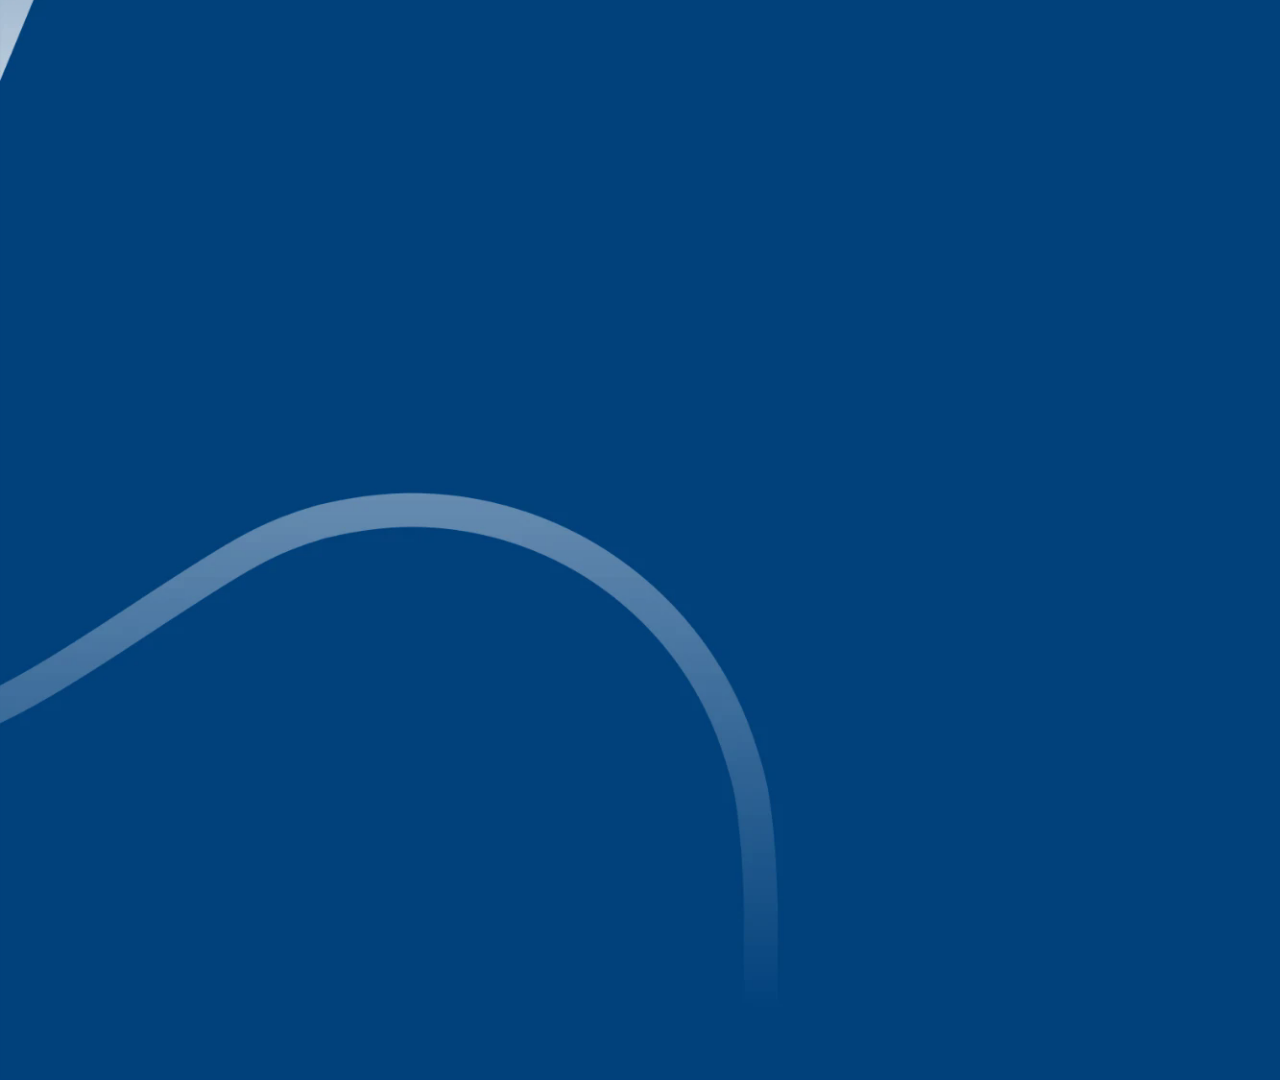
<file: fundo.html>
<!doctype html>
<html lang="pt-BR"><head><meta charset="utf-8"><title>Estúdio 4blue — fundo</title>
<script>window.TELA="fundo"</script>
<script src="estado.js"></script>
<script src="tela.js"></script>
</head><body></body></html>
</file>
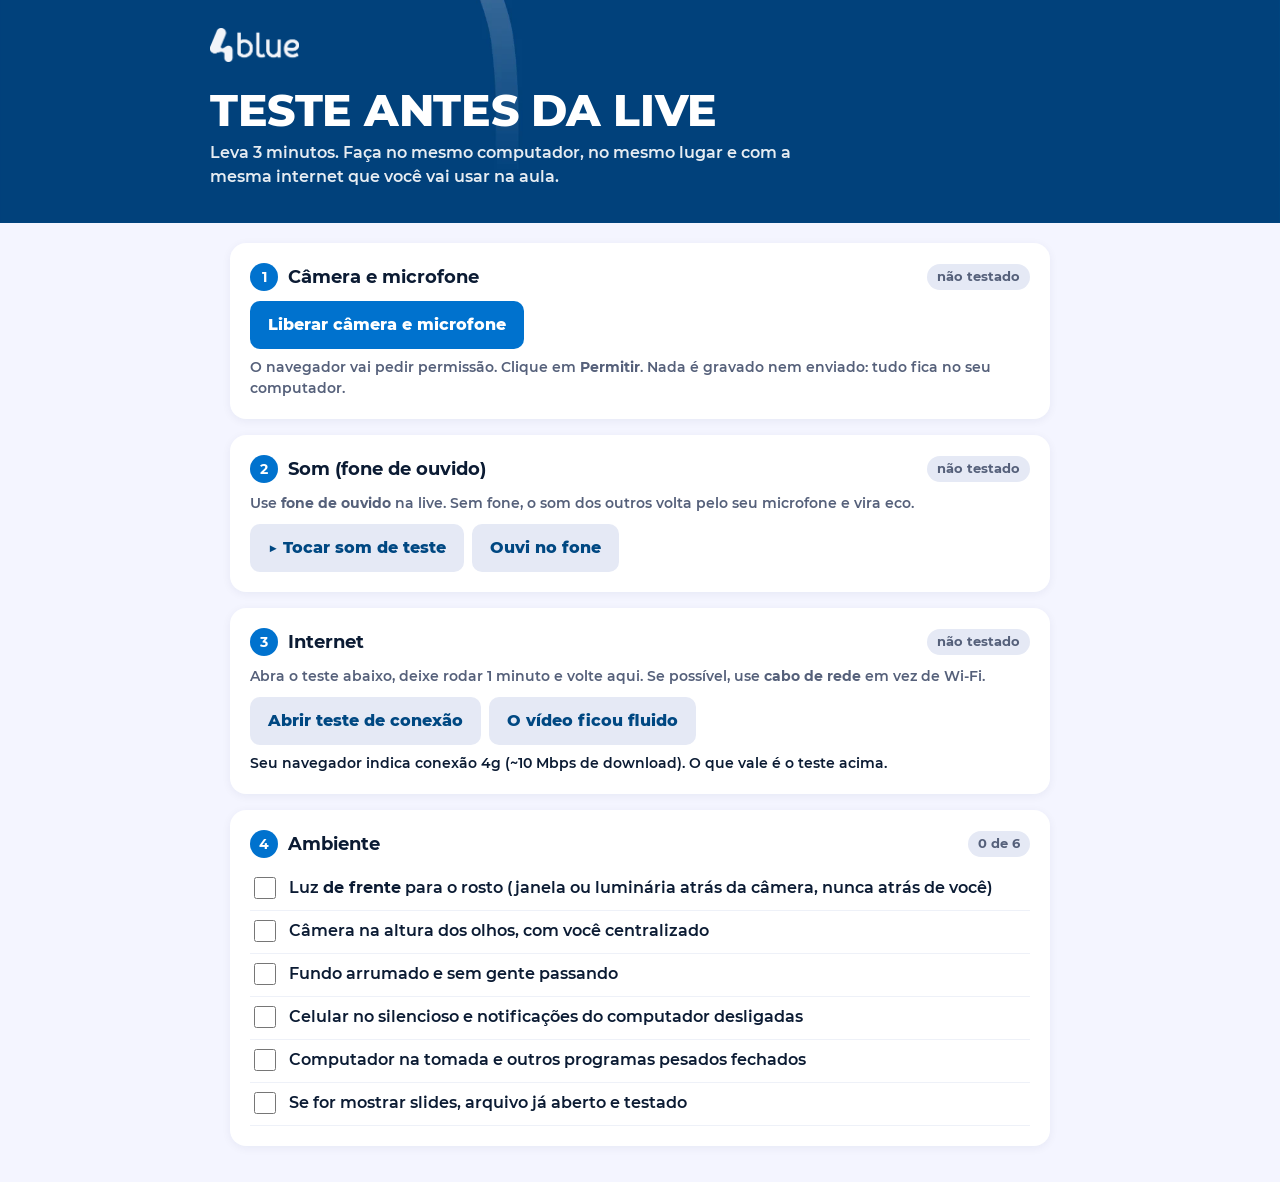
<file: teste-mentor.html>
<!doctype html>
<html lang="pt-BR"><head><meta charset="utf-8">
<meta name="viewport" content="width=device-width,initial-scale=1">
<title>Teste antes da live — 4blue</title>
<style>
@font-face{font-family:Montserrat;font-weight:600;src:url(assets/Montserrat-SemiBold.ttf)}
@font-face{font-family:Montserrat;font-weight:700;src:url(assets/Montserrat-Bold.ttf)}
@font-face{font-family:Montserrat;font-weight:800;src:url(assets/Montserrat-ExtraBold.ttf)}
:root{--azul:#0072CE;--marinho:#004882;--claro:#F4F5FF;--amarelo:#F6BF00;--ok:#16a34a;--ruim:#dc2626}
*{box-sizing:border-box}
[hidden]{display:none!important}
body{margin:0;font:600 16px/1.5 Montserrat,system-ui,sans-serif;background:var(--claro);color:#0b1b33}
header{background:var(--marinho) url(assets/fundo-azul.png) left bottom/cover;color:#fff;padding:28px 20px 34px}
header .in,main{max-width:860px;margin:0 auto}
header img{height:34px}
h1{font:800 44px/1.05 Montserrat,sans-serif;letter-spacing:-.01em;text-transform:uppercase;margin:18px 0 8px}
header p{margin:0;opacity:.9;max-width:620px}
main{padding:20px}
.passo{background:#fff;border-radius:16px;padding:20px;margin-bottom:16px;box-shadow:0 2px 10px rgba(0,40,90,.06)}
.passo h2{margin:0 0 10px;font-size:18px;display:flex;gap:10px;align-items:center}
.passo h2 .n{background:var(--azul);color:#fff;width:28px;height:28px;border-radius:50%;display:grid;place-items:center;font-size:14px;flex:none}
.passo h2 .st{margin-left:auto;font-size:13px;padding:3px 10px;border-radius:99px;background:#e5e9f5;color:#55607a}
.passo h2 .st.ok{background:#dcfce7;color:var(--ok)} .passo h2 .st.ruim{background:#fee2e2;color:var(--ruim)}
button{font:inherit;font-weight:800;border:0;border-radius:10px;padding:12px 18px;background:var(--azul);color:#fff;cursor:pointer}
button.sec{background:#e5e9f5;color:var(--marinho)}
select{font:inherit;padding:10px;border-radius:10px;border:1px solid #cbd3e6;width:100%;background:#fff}
label{display:block;font-size:13px;color:#55607a;margin:12px 0 4px}
.grade{display:grid;grid-template-columns:1.3fr 1fr;gap:16px}
@media(max-width:700px){.grade{grid-template-columns:1fr} h1{font-size:34px}}
video{width:100%;aspect-ratio:16/9;background:#0b1b33;border-radius:12px;object-fit:cover;transform:scaleX(-1)}
.medidor{height:14px;background:#e5e9f5;border-radius:7px;overflow:hidden;margin-top:6px}
.medidor i{display:block;height:100%;width:0;background:linear-gradient(90deg,#16a34a 0 70%,#eab308 70% 88%,#dc2626 88%);transition:width .06s}
.dica{font-size:14px;color:#55607a;margin:8px 0 0}
ul.check{list-style:none;padding:0;margin:0}
ul.check li{display:flex;gap:10px;align-items:flex-start;padding:8px 0;border-bottom:1px solid #eef1f8}
ul.check input{width:22px;height:22px;flex:none;margin-top:1px;accent-color:var(--azul)}
.res{font-size:14px;margin-top:8px}
.final{background:var(--azul);color:#fff;text-align:center}
.final h2{justify-content:center}
.final b{color:var(--amarelo)}
</style></head>
<body>
<header><div class="in">
  <img src="assets/logo-4blue-branca.png" alt="4blue">
  <h1>Teste antes da live</h1>
  <p>Leva 3 minutos. Faça no mesmo computador, no mesmo lugar e com a mesma internet que você vai usar na aula.</p>
</div></header>
<main>
  <section class="passo">
    <h2><span class="n">1</span>Câmera e microfone <span class="st" id="st1">não testado</span></h2>
    <button id="bLiberar">Liberar câmera e microfone</button>
    <p class="dica">O navegador vai pedir permissão. Clique em <b>Permitir</b>. Nada é gravado nem enviado: tudo fica no seu computador.</p>
    <div class="grade" id="area" hidden style="margin-top:14px">
      <div><video id="video" autoplay playsinline muted></video><div class="res" id="resol"></div></div>
      <div>
        <label>Câmera</label><select id="selCam"></select>
        <label>Microfone</label><select id="selMic"></select>
        <label>Fale normalmente: a barra deve passar da metade</label>
        <div class="medidor"><i id="nivel"></i></div>
        <p class="dica" id="dicaMic"></p>
      </div>
    </div>
  </section>

  <section class="passo">
    <h2><span class="n">2</span>Som (fone de ouvido) <span class="st" id="st2">não testado</span></h2>
    <p class="dica" style="margin-top:0">Use <b>fone de ouvido</b> na live. Sem fone, o som dos outros volta pelo seu microfone e vira eco.</p>
    <div style="display:flex;gap:8px;flex-wrap:wrap;margin-top:10px">
      <button id="bSom" class="sec">▶ Tocar som de teste</button>
      <button id="bOuvi" class="sec">Ouvi no fone</button>
    </div>
  </section>

  <section class="passo">
    <h2><span class="n">3</span>Internet <span class="st" id="st3">não testado</span></h2>
    <p class="dica" style="margin-top:0">Abra o teste abaixo, deixe rodar 1 minuto e volte aqui. Se possível, use <b>cabo de rede</b> em vez de Wi-Fi.</p>
    <div style="display:flex;gap:8px;flex-wrap:wrap;margin-top:10px">
      <a href="https://vdo.ninja/speedtest" target="_blank" rel="noopener"><button class="sec">Abrir teste de conexão</button></a>
      <button id="bNetOk" class="sec">O vídeo ficou fluido</button>
    </div>
    <div class="res" id="rede"></div>
  </section>

  <section class="passo">
    <h2><span class="n">4</span>Ambiente <span class="st" id="st4">0 de 6</span></h2>
    <ul class="check" id="check">
      <li><input type="checkbox"><span>Luz <b>de frente</b> para o rosto (janela ou luminária atrás da câmera, nunca atrás de você)</span></li>
      <li><input type="checkbox"><span>Câmera na altura dos olhos, com você centralizado</span></li>
      <li><input type="checkbox"><span>Fundo arrumado e sem gente passando</span></li>
      <li><input type="checkbox"><span>Celular no silencioso e notificações do computador desligadas</span></li>
      <li><input type="checkbox"><span>Computador na tomada e outros programas pesados fechados</span></li>
      <li><input type="checkbox"><span>Se for mostrar slides, arquivo já aberto e testado</span></li>
    </ul>
  </section>

  <section class="passo final" id="final" hidden>
    <h2>Tudo pronto!</h2>
    <p>No dia da live, abra o <b>link de convidado</b> que a equipe 4blue mandou, uns 15 minutos antes do horário. Você vai cair nos bastidores e a equipe te coloca no ar.</p>
  </section>
</main>
<script>
const $=id=>document.getElementById(id);
let stream=null,ctx=null,analisador=null,picoFala=0;
const feito={1:false,2:false,3:false,4:false};
function marca(n,ok,txt){const s=$('st'+n);s.className='st '+(ok?'ok':'ruim');s.textContent=txt;feito[n]=ok;$('final').hidden=!Object.values(feito).every(Boolean)}

async function abrir(){
  try{
    if(stream) stream.getTracks().forEach(t=>t.stop());
    const cam=$('selCam').value,mic=$('selMic').value;
    stream=await navigator.mediaDevices.getUserMedia({
      video:cam?{deviceId:{exact:cam},width:{ideal:1280},height:{ideal:720}}:{width:{ideal:1280},height:{ideal:720}},
      audio:mic?{deviceId:{exact:mic},echoCancellation:true,noiseSuppression:true}:{echoCancellation:true,noiseSuppression:true}
    });
    $('video').srcObject=stream;$('area').hidden=false;
    await listar();
    const v=stream.getVideoTracks()[0].getSettings();
    const bom=(v.height||0)>=720;
    $('resol').textContent=`Sua câmera está enviando ${v.width}x${v.height}`+(bom?' — ótimo.':' — abaixo de 720p. Se tiver outra câmera, teste ela.');
    medir();
    marca(1,true,'funcionando');
  }catch(e){
    marca(1,false,'bloqueado');
    alert('Não consegui acessar a câmera ou o microfone. Clique no cadeado ao lado do endereço do site, permita câmera e microfone e tente de novo. Feche também Zoom, Teams ou outro programa que esteja usando a câmera.');
  }
}
async function listar(){
  const d=await navigator.mediaDevices.enumerateDevices();
  const encher=(sel,tipo,atual)=>{sel.innerHTML='';d.filter(x=>x.kind===tipo).forEach((x,i)=>{const o=document.createElement('option');o.value=x.deviceId;o.textContent=x.label||(tipo==='videoinput'?'Câmera ':'Microfone ')+(i+1);sel.appendChild(o)});if(atual)sel.value=atual};
  encher($('selCam'),'videoinput',stream&&stream.getVideoTracks()[0].getSettings().deviceId);
  encher($('selMic'),'audioinput',stream&&stream.getAudioTracks()[0].getSettings().deviceId);
}
function medir(){
  ctx=ctx||new AudioContext();
  const src=ctx.createMediaStreamSource(stream);analisador=ctx.createAnalyser();analisador.fftSize=1024;src.connect(analisador);
  const buf=new Float32Array(analisador.fftSize);
  (function loop(){
    if(!analisador) return;
    analisador.getFloatTimeDomainData(buf);let p=0;for(const x of buf)p=Math.max(p,Math.abs(x));
    const db=p>0?20*Math.log10(p):-60;const pct=Math.max(0,Math.min(100,(db+60)/60*100));
    $('nivel').style.width=pct+'%';picoFala=Math.max(picoFala*0.995,pct);
    $('dicaMic').textContent=picoFala<35?'Muito baixo: aproxime o microfone ou aumente o volume dele no computador.':picoFala>92?'Alto demais, pode distorcer: afaste um pouco o microfone.':'Volume bom.';
    requestAnimationFrame(loop);
  })();
}
$('bLiberar').onclick=abrir;
$('selCam').onchange=abrir;$('selMic').onchange=()=>{analisador=null;abrir()};

$('bSom').onclick=()=>{
  ctx=ctx||new AudioContext();const o=ctx.createOscillator(),g=ctx.createGain();
  o.frequency.value=660;g.gain.setValueAtTime(0.0001,ctx.currentTime);g.gain.exponentialRampToValueAtTime(0.25,ctx.currentTime+0.05);g.gain.exponentialRampToValueAtTime(0.0001,ctx.currentTime+1.2);
  o.connect(g).connect(ctx.destination);o.start();o.stop(ctx.currentTime+1.3);
};
$('bOuvi').onclick=()=>marca(2,true,'ok');

$('bNetOk').onclick=()=>marca(3,true,'ok');
const c=navigator.connection;
if(c){$('rede').textContent=`Seu navegador indica conexão ${c.effectiveType||''}${c.downlink?' (~'+c.downlink+' Mbps de download)':''}${c.type==='wifi'?' por Wi-Fi':''}. O que vale é o teste acima.`}

const caixas=[...document.querySelectorAll('#check input')];
caixas.forEach(x=>x.onchange=()=>{const n=caixas.filter(c=>c.checked).length;const s=$('st4');s.textContent=n+' de '+caixas.length;s.className='st'+(n===caixas.length?' ok':'');feito[4]=n===caixas.length;$('final').hidden=!Object.values(feito).every(Boolean)});
</script>
</body></html>
</file>
